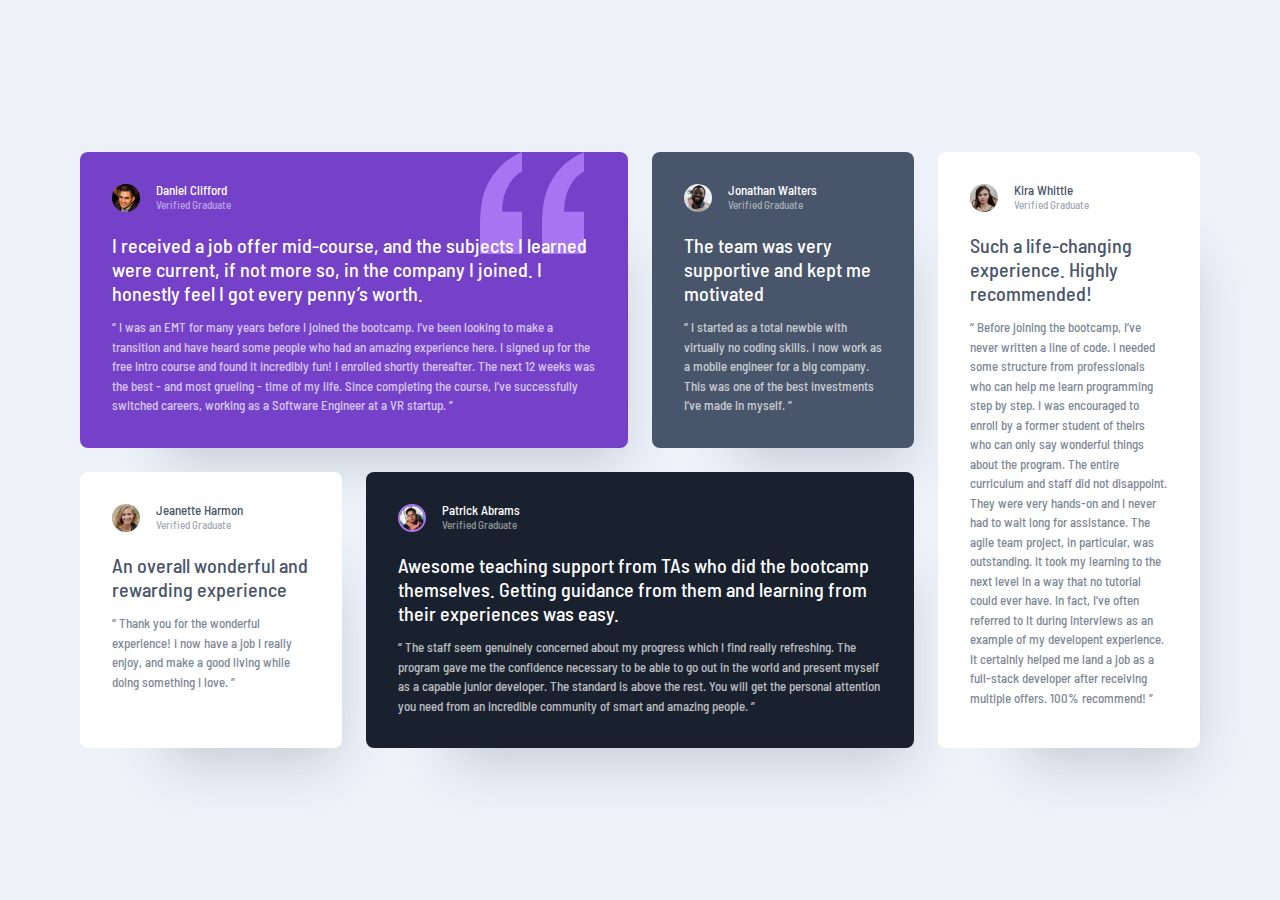
<file: Grid/index.html>
<!DOCTYPE html>
<html lang="en">

<head>
  <meta charset="UTF-8">
  <meta http-equiv="X-UA-Compatible" content="IE=edge">
  <meta name="viewport" content="width=device-width, initial-scale=1.0">
  <!-- Google font -->
  <link rel="preconnect" href="https://fonts.googleapis.com">
  <link rel="preconnect" href="https://fonts.gstatic.com" crossorigin>
  <link href="https://fonts.googleapis.com/css2?family=Barlow+Semi+Condensed:wght@500;600&display=swap"
    rel="stylesheet">
 
 
  <!-- my css -->
  <!-- <link rel="stylesheet" href="style-start.css"> -->
  <link rel="stylesheet" href="style.css">
 
 
 
  <title>FEM grid</title>
</head>

<body>
  <main class="testimonial-grid">
    <article class="testimonial grid-col-span-2 flow bg-primary-400 quote text-neutral-100">
      <div class="flex">
        <div>
          <img  src="./images/image-daniel.jpg" alt="daniel clifford">
        </div>
        <div>
          <h2 class="name">Daniel Clifford</h2>
          <p class="position">Verified Graduate</p>
        </div>
      </div>
      <p>
        I received a job offer mid-course, and the subjects I learned were current, if not more so,
        in the company I joined. I honestly feel I got every penny’s worth.
      </p>
      <p>
        “ I was an EMT for many years before I joined the bootcamp. I’ve been looking to make a
        transition and have heard some people who had an amazing experience here. I signed up
        for the free intro course and found it incredibly fun! I enrolled shortly thereafter.
        The next 12 weeks was the best - and most grueling - time of my life. Since completing
        the course, I’ve successfully switched careers, working as a Software Engineer at a VR startup. ”
      </p>
    </article>
    <article class="testimonial flow bg-secondary-400 text-neutral-100">
      <div class="flex">
        <div>
          <img src="./images/image-jonathan.jpg" alt="Jonathan Walters">
        </div>
        <div>
          <h2 class="name">Jonathan Walters</h2>
          <p class="position">Verified Graduate</p>
        </div>
      </div>
      <p>
        The team was very supportive and kept me motivated
      </p>
      <p>
        “ I started as a total newbie with virtually no coding skills. I now work as a mobile engineer
        for a big company. This was one of the best investments I’ve made in myself. ”
      </p>
    </article>
    <article class="testimonial flow bg-neutral-100 text-secondary-400">
      <div class="flex">
        <div>
          <img src="./images/image-jeanette.jpg" alt="Jeanette Harmon">
        </div>
        <div>
          <h2 class="name">Jeanette Harmon</h2>
          <p class="position">Verified Graduate</p>
        </div>
      </div>
      <p>
        An overall wonderful and rewarding experience</p>
      <p>
        “ Thank you for the wonderful experience! I now have a job I really enjoy, and make a good living
        while doing something I love. ”
      </p>
    </article>
    <article class="testimonial grid-col-span-2 flow bg-secondary-500 text-neutral-100">
      <div class="flex">
        <div>
          <img class="border-primary-400" src="./images/image-patrick.jpg" alt="Patrick Abrams">
        </div>
        <div>
          <h2 class="name">Patrick Abrams</h2>
          <p class="position">Verified Graduate</p>
        </div>
      </div>
      <p>
        Awesome teaching support from TAs who did the bootcamp themselves. Getting guidance from them and
        learning from their experiences was easy.
      </p>
      <p>
        “ The staff seem genuinely concerned about my progress which I find really refreshing. The program
        gave me the confidence necessary to be able to go out in the world and present myself as a capable
        junior developer. The standard is above the rest. You will get the personal attention you need from
        an incredible community of smart and amazing people. ”
      </p>
    </article>
    <article class="testimonial flow bg-neutral-100 text-secondary-400">
      <div class="flex">
        <div>
          <img src="./images/image-kira.jpg" alt="Kira Whittle">
        </div>
        <div>
          <h2 class="name">Kira Whittle</h2>
          <p class="position">Verified Graduate</p>
        </div>
      </div>
      <p>
        Such a life-changing experience. Highly recommended!
      </p>
      <p>
        “ Before joining the bootcamp, I’ve never written a line of code. I needed some structure from
        professionals who can help me learn programming step by step. I was encouraged to enroll by a former
        student of theirs who can only say wonderful things about the program. The entire curriculum and staff
        did not disappoint. They were very hands-on and I never had to wait long for assistance. The agile team
        project, in particular, was outstanding. It took my learning to the next level in a way that no tutorial
        could ever have. In fact, I’ve often referred to it during interviews as an example of my developent
        experience. It certainly helped me land a job as a full-stack developer after receiving multiple offers.
        100% recommend! ”
      </p>
    </article>
  </main>




</body>

</html>
</file>
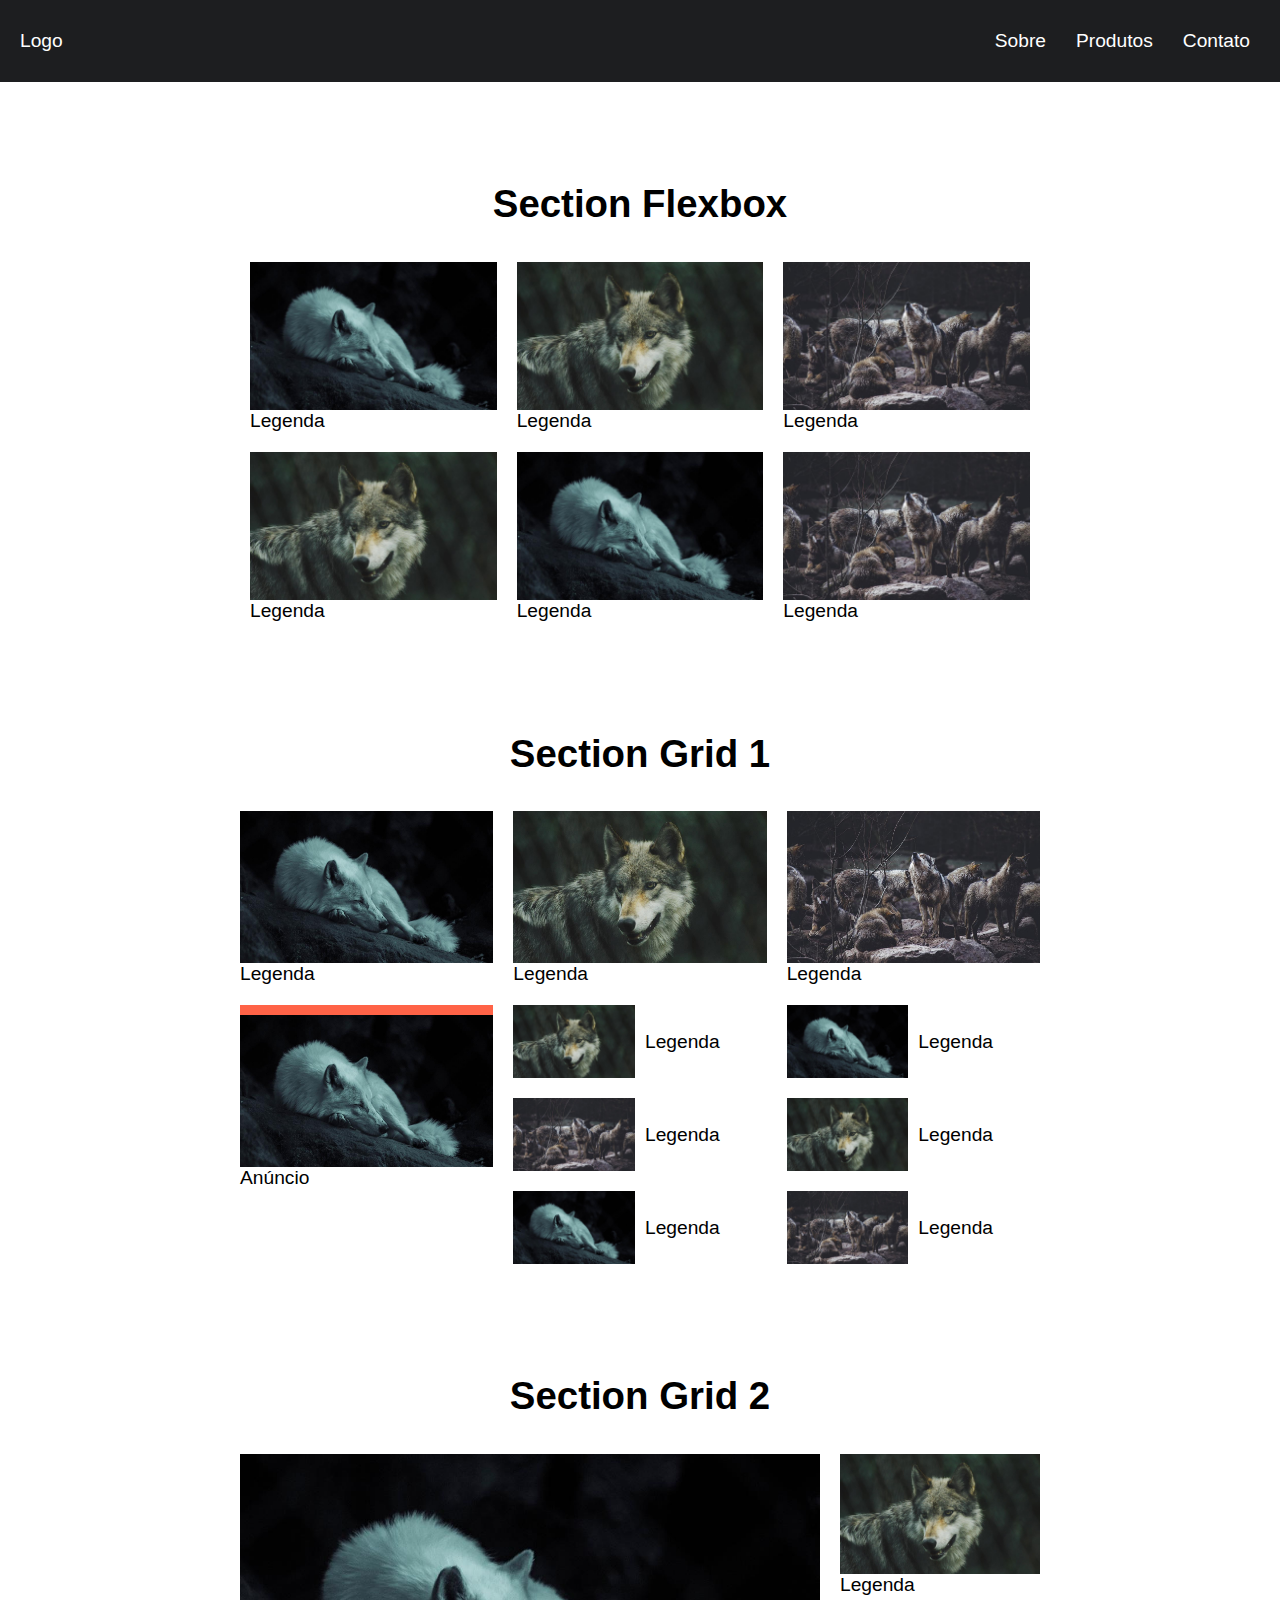
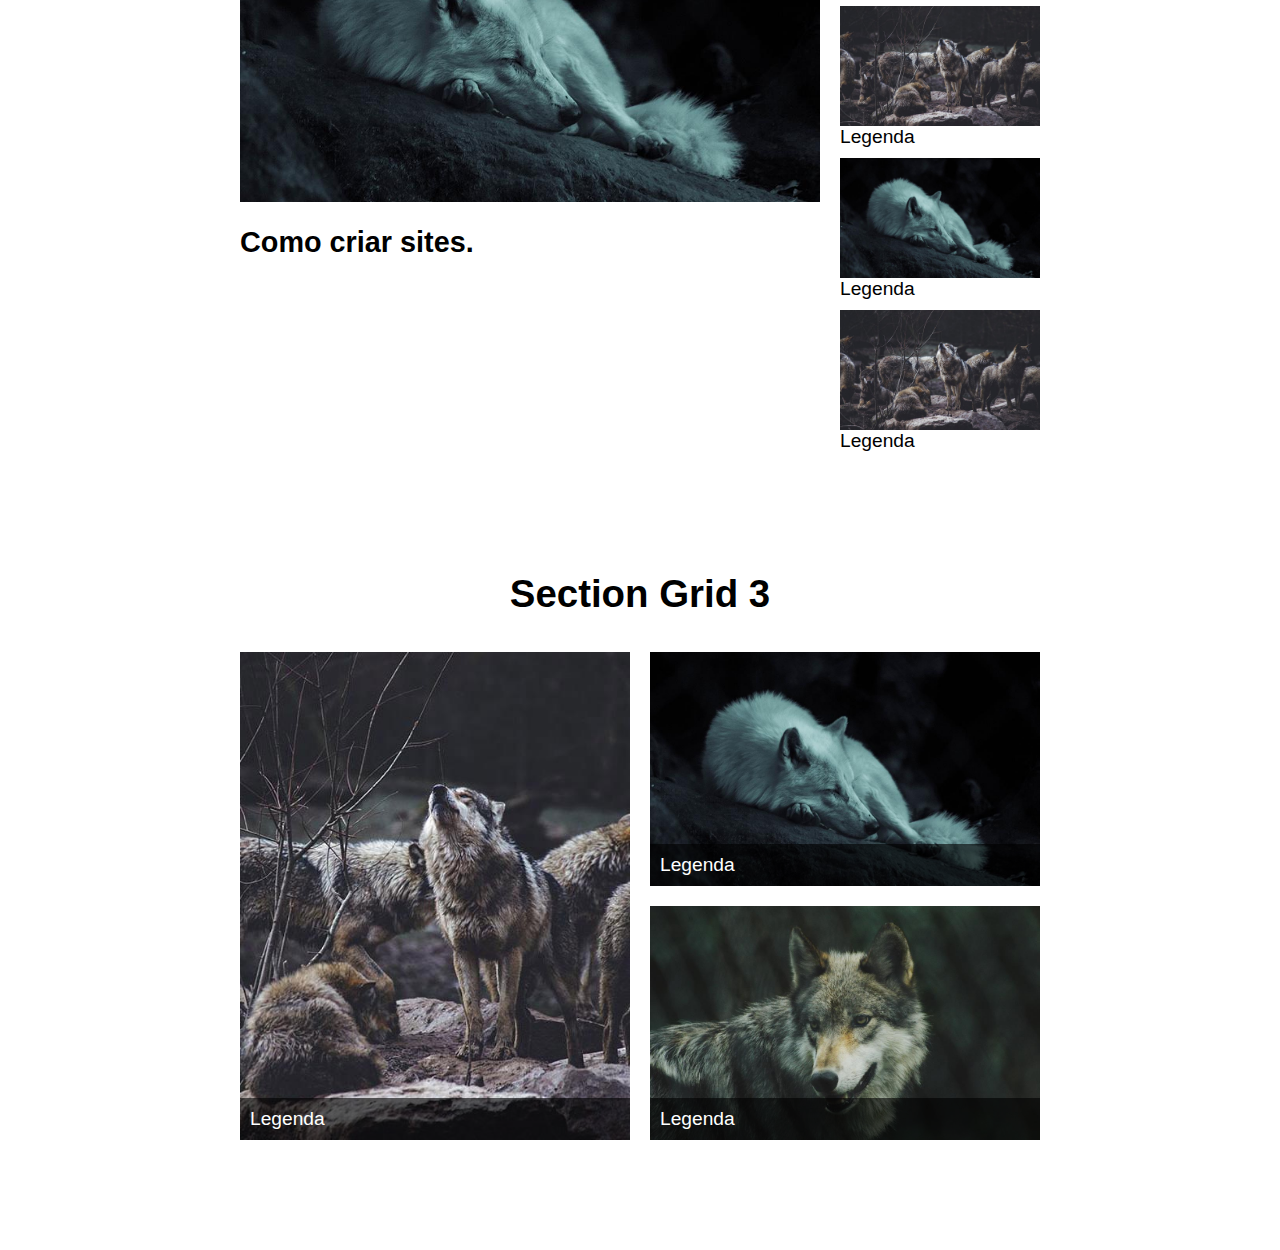
<file: Layouts exemples/index.html>
<!DOCTYPE html>
<html lang="pt-br">
  <head>
    <meta charset="UTF-8" />
    <meta name="viewport" content="width=device-width, initial-scale=1.0" />
    <meta http-equiv="X-UA-Compatible" content="ie=edge" />
    
    <link rel="stylesheet" href="./style.css" />
    <title>CSS Grid e Flexbox</title>
  </head>
  <body>

    <header class="header">
      <a href="/">Logo</a>
      <nav>
        <ul class="menu">
          <li><a href="/">Sobre</a></li>
          <li><a href="/">Produtos</a></li>
          <li><a href="/">Contato</a></li>
        </ul>
      </nav>
    </header>

    <h1>Section Flexbox</h1>

    <section class="flex">
      <div>
        <img src="./img/lobo1.jpg">
        <p>Legenda</p>
      </div>
      <div>
        <img src="./img/lobo2.jpg">
        <p>Legenda</p>
      </div>
      <div>
        <img src="./img/lobo3.jpg">
        <p>Legenda</p>
      </div>
      <div>
        <img src="./img/lobo2.jpg">
        <p>Legenda</p>
      </div>
      <div>
        <img src="./img/lobo1.jpg">
        <p>Legenda</p>
      </div>
      <div>
        <img src="./img/lobo3.jpg">
        <p>Legenda</p>
      </div>
    </section>

    <h1>Section Grid 1</h1>

    <section class="grid1">
      <div>
        <img src="./img/lobo1.jpg">
        <p>Legenda</p>
      </div>
      <div>
        <img src="./img/lobo2.jpg">
        <p>Legenda</p>
      </div>
      <div>
        <img src="./img/lobo3.jpg">
        <p>Legenda</p>
      </div>
      <div>
        <img src="./img/lobo2.jpg">
        <p>Legenda</p>
      </div>
      <div>
        <img src="./img/lobo1.jpg">
        <p>Legenda</p>
      </div>
      <div>
        <img src="./img/lobo3.jpg">
        <p>Legenda</p>
      </div>
      <div>
        <img src="./img/lobo2.jpg">
        <p>Legenda</p>
      </div>
      <div>
        <img src="./img/lobo1.jpg">
        <p>Legenda</p>
      </div>
      <div>
        <img src="./img/lobo3.jpg">
        <p>Legenda</p>
      </div>
      <div class="anuncio">
        <img src="./img/lobo1.jpg">
        <p>Anúncio</p>
      </div>
    </section>

    <h1>Section Grid 2</h1>

    <section class="grid2">
      <div class="video">
        <img src="./img/lobo1.jpg">
        <h2>Como criar sites.</h2>
      </div>
      <div class="sidebar">
        <div>
          <img src="./img/lobo2.jpg">
          <p>Legenda</p>
        </div>
        <div>
          <img src="./img/lobo3.jpg">
          <p>Legenda</p>
        </div>
        <div>
          <img src="./img/lobo1.jpg">
          <p>Legenda</p>
        </div>
        <div>
          <img src="./img/lobo3.jpg">
          <p>Legenda</p>
        </div>
      </div>
    </section>

    <h1>Section Grid 3</h1>

    <section class="grid3">
      <div class="grid3-item">
        <img src="./img/lobo4.jpg">
        <p>Legenda</p>
      </div>
      <div class="grid3-item">
        <img src="./img/lobo1.jpg">
        <p>Legenda</p>
      </div>
      <div class="grid3-item">
        <img src="./img/lobo2.jpg">
        <p>Legenda</p>
      </div>
    </section>

  </body>
</html>
</file>
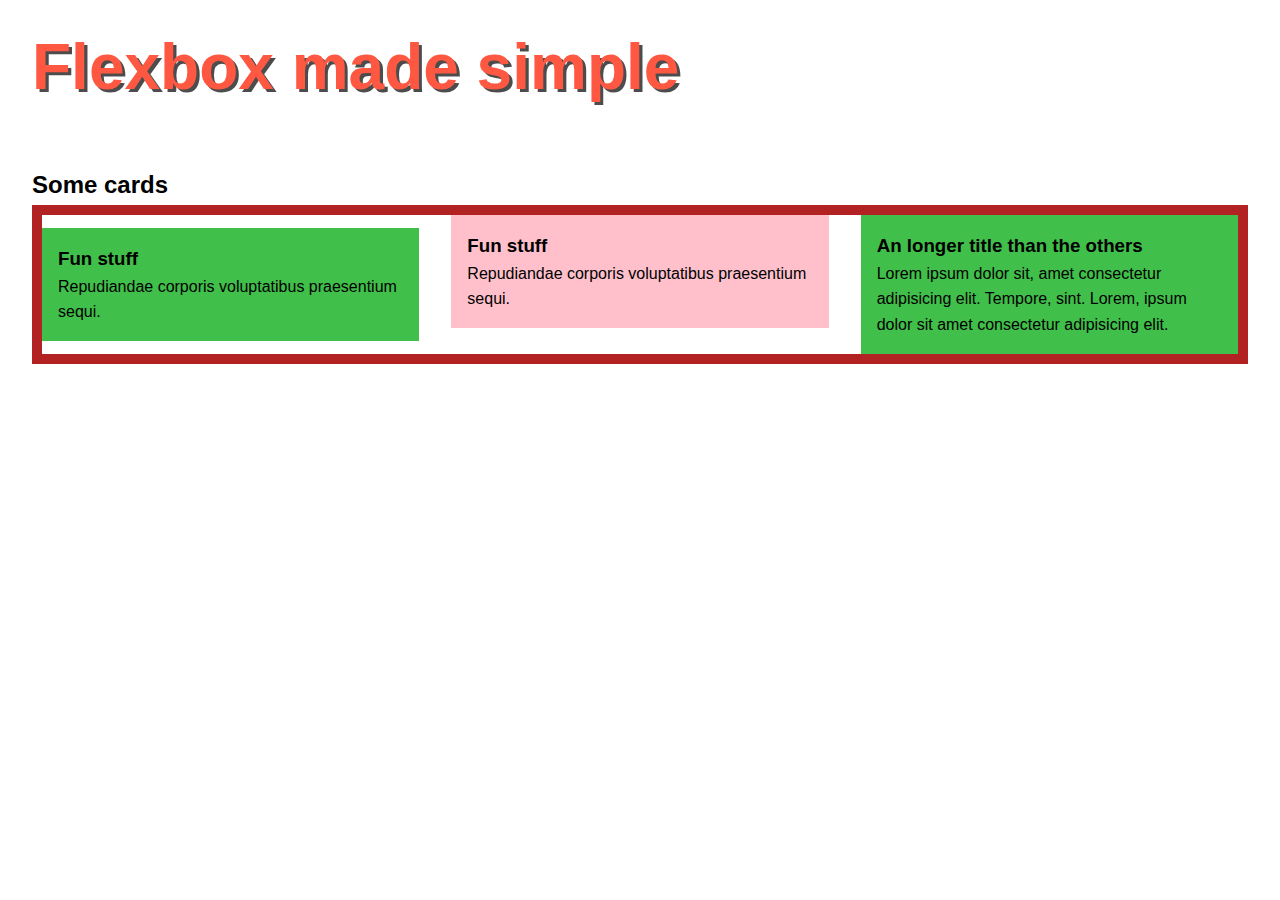
<file: Flexbox/ex2/index.html>
<!DOCTYPE html>
<html lang="en">
    <head>
        <meta charset="UTF-8">
        <meta http-equiv="X-UA-Compatible" content="IE=edge">
        <meta name="viewport" content="width=device-width, initial-scale=1.0">

        <link rel="stylesheet" href="./style.css" />
        <title>Flexbox</title>
    </head>
    <body>
        <h1>Flexbox made simple</h1>

        <section class="cards">
          <h2>Some cards</h2>

          <div class="columns">
            
            <article class="card">
              <h3 class="card__title">Fun stuff</h3>
              <p>Repudiandae corporis voluptatibus praesentium sequi.</p>
            </article>

            <article class="card">
              <h3 class="card__title">Fun stuff</h3>
              <p>Repudiandae corporis voluptatibus praesentium sequi.</p>
            </article>
            
            <article class="card">
              <h3 class="card__title">An longer title than the others</h3>
              <p>Lorem ipsum dolor sit, amet consectetur adipisicing elit. Tempore, sint. Lorem, ipsum dolor sit amet consectetur adipisicing elit. </p>
            </article>

          </div>
        </section>
    </body>
</html>
</file>
<file: Grid/style-start.css>
@import url(./style-base.css);

/* VERSÃO SIMPLES DE COMO CHEGAR AO LAYOUT DESEJADO (SEM RESPONSIVIDADE) */

.grid-col-span-2 { /* Itens do grid que contenham essa classe, irão ocupar duas colunas */
  grid-column: span 2;  /* 'grid-column' é um atalho para 'grid-column-start' && 'grid-column-end' e geralmente usa-se valores como '1 / 3'.
  O mesmo vale para 'grid-row'. Usar 'span X' é uma alternativa que ao invés de especificar exatamente as linhas de inicio e fim, é dito
  para manter a atual posição, porem expandindo X espaços, seja linha ou coluna. Também é possível usar valores como '1 / span 2' especificando
  a posição inicial. */
}

.testimonial-grid {
  display: grid;
  gap: 1.5rem;

  grid-template-columns: repeat(4, 1fr); /* Para a maioria dos casos só é necessário declarar o número de colunas, onde 
  caso existam mais itens do que colunas, é criado automaticamente uma nova linha para alocar os itens. Só é necessário setar
  as linhas manualmente em casos muito específicos. */

  padding-block: 2rem;
  width: min(95%, 70rem);
  margin-inline: auto;
}

.testimonial:last-child { /* Forçando o ultimo item em uma posição específica. Os ítems que não são postos em posições específicas
  simplesmente se adaptam que buscam a proxima posição disponível. */
  grid-column-start: 4;
  grid-row: 1 / 3; /* 'grid-row' é um atalho para 'grid-row-start' && 'grid-row-end' */
  /* grid-row-start: 1; */
  /* grid-row-end: 3; // ou 'span 2' também funcionaria */

  background-color: rgb(255, 205, 205); /* Alterando a cor apenas para destacar o resultado do reposicionamento */
}
</file>
<file: Grid/style.css>
@import url(./style-base.css);

/* VERSÃO COMPLETA COM EXCELENTE RESPONSIVIDADE */

/*
.grid-col-span-2 { // Itens do grid que contenham essa classe, irão ocupar duas colunas
  grid-column: span 2;  // 'grid-column' é um atalho para 'grid-column-start' && 'grid-column-end' e geralmente usa-se valores como '1 / 3'.
  O mesmo vale para 'grid-row'. Usar 'span X' é uma alternativa que ao invés de especificar exatamente as linhas de inicio e fim, é dito
  para manter a atual posição, porem expandindo X espaços, seja linha ou coluna. Também é possível usar valores como '1 / span 2' especificando
  a posição inicial.
} */

.testimonial-grid {
  display: grid;
  gap: 1.5rem;

  /* grid-template-columns: repeat(4, 1fr); // Para a maioria dos casos só é necessário declarar o número de colunas, onde 
  caso existam mais itens do que colunas, é criado automaticamente uma nova linha para alocar os itens. Só é necessário setar
  as linhas manualmente em casos muito específicos. */
  grid-auto-columns: 1fr; /* Cada coluna (e linha) da grid pode ter larguras (e alturas) definidas automaticamente de acordo
  com o conteúdo dos itens, mas também podem ser setados manualmente. Aqui todas as colunas terão largura igual (1fr).
  O mesmo pode ser feito para com 'grid-auto-rows'.
  */
  grid-template-areas:
   'one'
   'two'
   'three'
   'four'
   'five'; /* Cada área criada por padrão será uma linha, temos 5 áreas e 5 items, layout bom para telas pequenas. Para telas
   maiores serão setado 'media querys' com ajustes de layout. OBS.: atenção à maneira que as áreas são escritas, não há vírgula,
   cada área colocada abaixo representa nova linha, e colocada ao lado representa nova coluna. */

  padding-block: 2rem;
  width: min(95%, 70rem);
  margin-inline: auto;
}

.testimonial:nth-child(1) { /* Aqui é feita a associação de cada elemento com uma das áreas criadas anteriormente */
  grid-area: one; /* OBS.: sem aspas! */
}
.testimonial:nth-child(2) {
  grid-area: two;
}
.testimonial:nth-child(3) {
  grid-area: three;
}
.testimonial:nth-child(4) {
  grid-area: four;
}
.testimonial:nth-child(5) {
  grid-area: five;
}

/* Com a sintaxe de 'grid-template-areas' é facil ter várias maneiras de organizar os items dentre vários possíveis
tamanhos de telas */
@media screen and (min-width: 33em) {
  .testimonial-grid {
      grid-template-areas:
      "one one"
      "two three"
      "five five"
      "four four";
  }
}

@media screen and (min-width: 38em) {
  .testimonial-grid {
    grid-template-areas:
     'one one'
     'two five'
     'three five'
     'four four';
  }
}

@media screen and (min-width: 54em) {
  .testimonial-grid {
      grid-template-areas:
      "one one two"
      "five five five"
      "three four four";
  }
}

@media screen and (min-width: 75em) {
  .testimonial-grid {
      grid-template-areas:
      "one one two five"
      "three four four five";
  }
}
</file>
<file: Layouts exemples/style.css>
/* Config geral*/

body,
ul,
li,
p {
  margin: 0px;
  padding: 0px;
  list-style: none;
  font-size: 1.2rem;
  font-family: Arial;
}

body {
  margin-bottom: 100px;
}

/* Cabeçalho */

a {
  text-decoration: none;
  color: white;
}

h1 {
  text-align: center;
  margin-top: 100px;
}

img {
  max-width: 100%;
  display: block;
}

.header {
  background: #1d1e20;
  display: flex;
  flex-wrap: wrap; 
  justify-content: space-between;
  align-items: center;
  padding: 20px;
}

.menu {
  display: flex;
}

.menu li {
  margin-left: 10px;
}

.menu li a {
  display: block;
  padding: 10px;
}


/* CSS FLEXBOX 1 */

.flex {
    display: flex;
    flex-wrap: wrap; /* Os elementos irão individualmente para a linha de baixo
    a medida que a tela for diminuindo */
    max-width: 800px;
    margin: 0 auto; /* Se a tela for maior que os 800px vai alinhar ao centro*/
}

.flex > div {
    flex: 1 1 200px; /* Agrupamento de propriedades equivalente a:
        flex-grow: 1; // taxa de crescimento, onde 0 não permite crescer
        flex-shrink: 1; // taxa de redução, onde 0 não permite diminuir
        flex-basis: 200px; // largura mínima da div, menos que isso quebra-se linha
    */
    margin: 10px;
}


/* CSS GRID 1 */

.grid1 {
    display: grid;
    grid-template-columns: repeat(3, 1fr); /* Mesma coisa de '1fr 1fr 1fr', onde
    fr é a unidade fracional, ou seja, 3 unidades divididas igualmente*/
    max-width: 800px;
    padding: 10px;
    margin: 0 auto;
    gap: 20px; /* Espaço entre os elementos do grid (Substitui o antigo grid-gap) */
}


.grid1 > div:nth-child(n + 4) { /* Essa notação significa que a partir do quarto item
    o estilo será aplicado. Pode também receber um número específico e aplica o estilo para
    apenas aquele elemento.
    */
    display: grid; /* aplica para as divs, que contém apeas <img> e <p> */
    grid-template-columns: 1fr 1fr; /* coloca <img> e <p> lado a lado em colunas */
    gap: 10px;
    align-items: center;
}

.grid1 > div.anuncio {
    grid-column: 1; /* Posicionar na coluna 1*/
    grid-row: 2 / 5; /* Posicionar nas linhas 2, 3 e 4. OBS.: No grid a contagem se dá pelas bordas
    das células, ou seja, no caso de 4 linhas tem-se 5 bordas ao todo. Assim, a primeira célula está 
    entre as bordas 1 e 2, e as outras células estão entre a 2 e 5. */
    border-top: 10px solid tomato;
    display: block;
}


@media (max-width: 600px) {
  .grid1 {
    grid-template-columns: repeat(2, 1fr); /* de 3 colunas passa a ter apenas 2*/
  }
  .grid1 > div:nth-child(n + 4) {
    display: block; /* Ao deixar de ser display: grid as outras propriedades associadas ao
    grid também deixam de existir */
  }
  .grid1 > div.anuncio {
    grid-column: auto;
    grid-row: auto;
    order: -1; /* Coloca o anúncio como o primeiro elemento. OBS: ocorre apenas visualmente,
    o DOM não é modificado! */
  }
}


/* CSS Grid 2 */

.grid2 {
  display: grid;
  grid-template-columns: 1fr 200px; /* Primeira coluna de tamanho variável, e a segunda fixa */
  gap: 20px;
  max-width: 800px;
  padding: 10px;
  margin: 0 auto;
}

.sidebar > div {
  margin-bottom: 10px;
}

@media (max-width: 600px) {
  .grid2 {
    grid-template-columns: 1fr;
  }
  .sidebar {
    display: flex;
    overflow: scroll;
  }
  .sidebar > div {
    flex: 1 0 200px;
    margin: 0 10px;
  }
}

/* SECTION GRID 3 */

.grid3 {
    display: grid;
    grid-template-columns: 1fr 1fr;
    gap: 20px;
    margin: 0 auto;
    max-width: 800px;
    padding: 10px;
}

.grid3-item:nth-child(1) {
    grid-row: 1 / 3;
}

.grid3-item {
  display: grid;
}

.grid3-item img {
  grid-column: 1;
  grid-row: 1/3; /* a <img> vai contemplar todas as 2 linhas */
  align-self: end; /* para garantir que o <p> fique no final da <img>, como rodapé */
}

.grid3-item p {
  background: rgba(0, 0, 0, 0.6);
  padding: 10px;
  color: white;

  grid-column: 1;
  grid-row: 2/3; /* o <p> fica na segunda linha, fazendo intersecção com a <img> */
  align-self: end; /* para garantir que o <p> fique no final da <img>, como rodapé */
}
</file>
<file: Flexbox/ex2/style.css>
.columns {
  display: flex;
  /* flex-direction: column; /* (Valor default = row). Esse valor é aplicado a essa tag pai, ou seja, com o valor de 'row' significa
  que a tag pai é um linha, logo os elementos filhos vão ser distribuídos lado a lado em colunas. Já com o valor de 'column'
  significa que a tag pai será uma coluna e os filhos serão apresentados um sobre o outro, com em linhas. */
  
  align-items: center; /* Enquanto o 'justify-content' trabalha com o 'espaço que sobrou disponível' após os items, o 'align-items' trabalha
  posicionando os ítems individualmente dentro de seu próprio espaço (desde que haja items com diferentes tamanhos, fazendo os menores terem espaço livre). 
  Ex: se em uma linha existem 2 elementos, 1 grande tomando toda a altura disponível, e 1 pequeno, o valor 'flex-start' vai colocar 
  esse item menor no topo, mantendo o espaço abaixo, se for 'flex-end' o item vai para o final e o espaço para cima, e 'center' vai 
  centralizar verticalmente o item. (O mesmo vale se o mudar 'flex-diretion: row | column').
  */

  /* flex-wrap: wrap; */

  gap: 2rem;
  border: 10px solid firebrick;
}

@media (min-width: 750px) { /* screen size >= 750px*/
  .columns  {
    flex-direction: row;
  }
}

.columns > * {
  /*
    flex: 1;
    // Essa notação é muito comum de se ver e vale algumas observações. A propriedade 'flex' normalmente recebe 3 valores,
    já que é um comando resumido de:
      flex-grow: 1; // (Valor default = 0)
      flex-shrink: 1; // (Valor default = 1)
      flex-basis: 0; // (Valor default = auto)

    É importante saber que "flex: 1" omite os dois ultimos valores, isso significa que o flex-shrink se mantem com valor
    padrão '1', porém o flex-basis NÃO! É anti-intuitivo, mas o flex-basis ao ser omitido muda o valor de 'auto' para '0',
    fazendo o tamanho dos elementos perderem a proporcionalidade, e ficando todos do mesmo tamalho.
  */

  /*
    flex-basis: 300px;
    A hierarquia do flex-basis é 'maior' que as do flex-grow e shrink, então, colocar um valor fixo no flax-basis bloqueia
    os elementos de crescerem ou reduzirem, mantendo-os contantes na largura informada.
  */

  /*
    Vale notar que essas 3 propriedades flex-grow|shrink|basis são aplicadas aos filhos diretos da tag que contem o 'display: flex'
  */

  /* flex-grow: 1;
  flex-shrink: 1;
  flex-basis: 0; */
  flex-basis: 100%; /* Outra solução bastante usada para criar colunas de mesma largura*/
}

.card:nth-child(2) {
  background: pink;
  align-self: flex-start; /* Diferente do 'align-items' que é adicionado na tag pai, o 'align-self' é adicionado na tag filho e
  por isso possui maior hierarquia, sobrescrevendo o valor do 'align-items', mas tendo exatamente a mesma função/propriedades */
}



/* general styling ---------------------------- */

.card {
  padding: 1rem;
  background: hsl(var(--clr-green));
}

.tags {
  display: flex;
  gap: 1em;
  list-style: none;
  font-size: 0.725rem;
}

.tag {
  background: hsl(0 0% 100% / 0.4);
  padding: 0.25rem 0.5rem;
}

:root {
  --clr-orange: 7 100% 63%;
  --clr-blue: 239 100% 50%;
  --clr-green: 125 50% 50%;
  --spacer: 2rem;
}

*,
*::before,
*::after {
  box-sizing: border-box;
  margin: 0;
  padding: 0;
}

body {
  min-height: 100vh;
  padding: var(--spacer);
  font-family: "Poppins", sans-serif;
  line-height: 1.6;
}

h1 {
  margin-bottom: 1em;
  font-size: clamp(2rem, 5vw + 1rem, 4rem);
  line-height: 1.1;
  color: hsl(var(--clr-orange));
  text-shadow: 0.05em 0.05em 0 hsl(0 0% 0% / 0.7);
}
</file>
